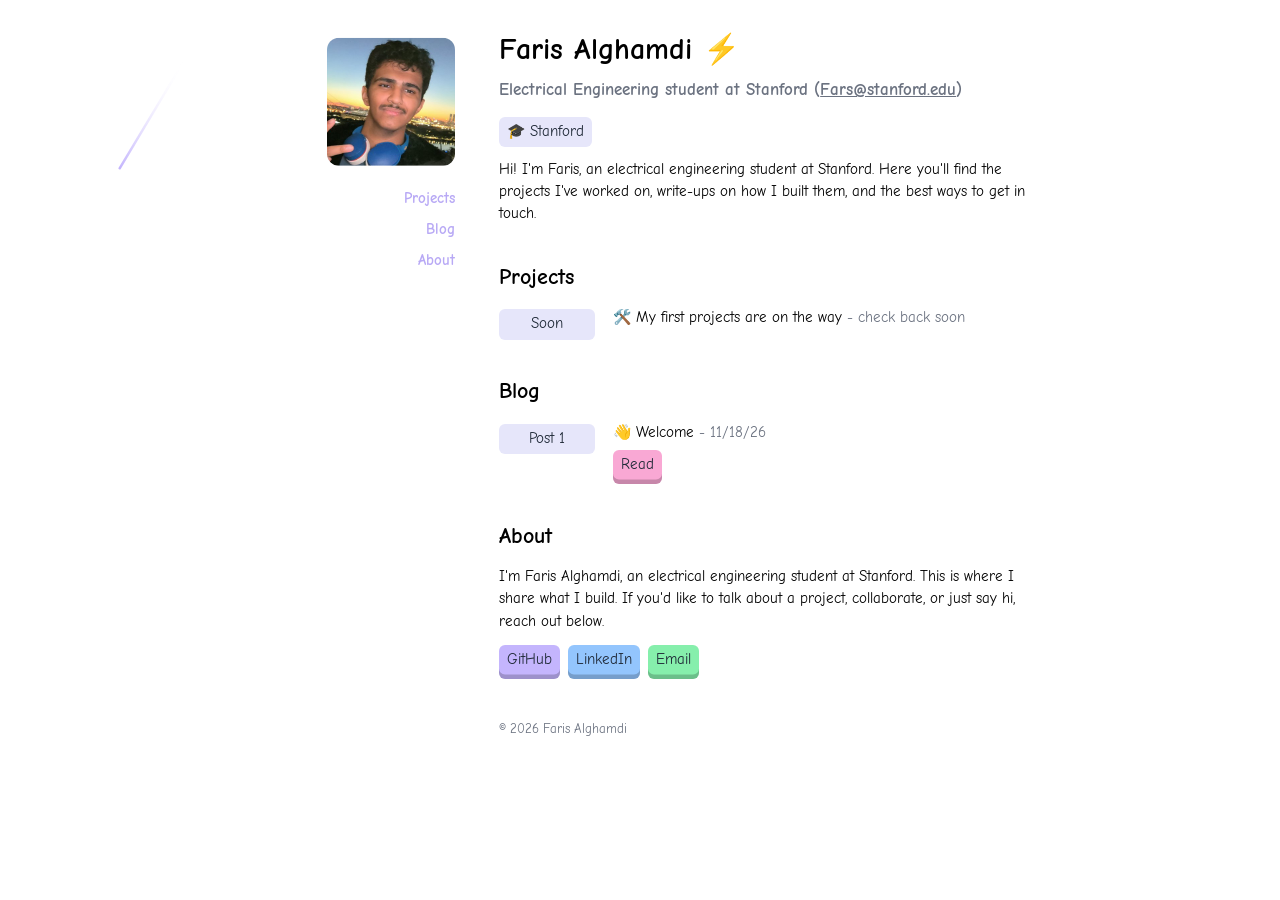
<file: index.html>
<!doctype html>
<html lang="en">
<head>
  <meta charset="utf-8">
  <meta name="viewport" content="width=device-width, initial-scale=1">
  <title>Faris Alghamdi</title>
  <meta name="description" content="Faris Alghamdi, an electrical engineering student at Stanford: projects, write-ups and contact info.">
  <link rel="preconnect" href="https://fonts.googleapis.com">
  <link rel="preconnect" href="https://fonts.gstatic.com" crossorigin>
  <link href="https://fonts.googleapis.com/css2?family=Comic+Neue:wght@400;700&display=swap" rel="stylesheet">
  <link rel="stylesheet" href="style.css">
  <script src="site.js"></script>
</head>
<body>
<div id="page">

  <aside>
    <div class="avatar"><img src="me.jpg" alt="Faris Alghamdi" width="128" height="128"></div>
    <nav aria-label="Main">
      <ul>
        <li><a class="rainbow" href="#projects">Projects</a></li>
        <li><a class="rainbow" href="#blog">Blog</a></li>
        <li><a class="rainbow" href="#about">About</a></li>
      </ul>
    </nav>
  </aside>

  <main id="main">
    <h1>Faris Alghamdi ⚡</h1>
    <h3 class="subtitle">Electrical Engineering student at Stanford (<a href="mailto:Fars@stanford.edu" style="color:inherit">Fars@stanford.edu</a>)</h3>

    <div class="chips">
      <span class="portal">🎓 Stanford</span>
    </div>

    <p>Hi! I'm Faris, an electrical engineering student at Stanford. Here you'll find the projects I've worked on, write-ups on how I built them, and the best ways to get in touch.</p>

    <!-- ============ PROJECTS ============ -->
    <h2 id="projects">Projects</h2>
    <!-- To add a project: copy a label + row-body pair. Button colors: code, demo, writeup, misc, read -->
    <div class="rows">
      <div class="portal">Soon</div>
      <div class="row-body">
        <div class="title">🛠️ My first projects are on the way <span class="date">- check back soon</span></div>
      </div>
    </div>

    <!-- ============ BLOG ============ -->
    <h2 id="blog">Blog</h2>
    <!-- Newest first. To add a post: copy posts/welcome.html and add a pair here. -->
    <div class="rows">
      <div class="portal">Post 1</div>
      <div class="row-body">
        <div class="title">👋 Welcome <span class="date">- 11/18/26</span></div>
        <div class="chips">
          <a class="portal clicky read" href="posts/welcome.html">Read</a>
        </div>
      </div>
    </div>

    <!-- ============ ABOUT ============ -->
    <h2 id="about">About</h2>
    <p>I'm Faris Alghamdi, an electrical engineering student at Stanford. This is where I share what I build. If you'd like to talk about a project, collaborate, or just say hi, reach out below.</p>
    <div class="chips">
      <a class="portal clicky code" href="https://github.com/Fariscript">GitHub</a>
      <a class="portal clicky demo" href="https://www.linkedin.com/in/Fariscript">LinkedIn</a>
      <a class="portal clicky writeup" href="mailto:Fars@stanford.edu">Email</a>
    </div>

    <footer class="foot">© <span data-year></span> Faris Alghamdi</footer>
  </main>

</div>
</body>
</html>
</file>
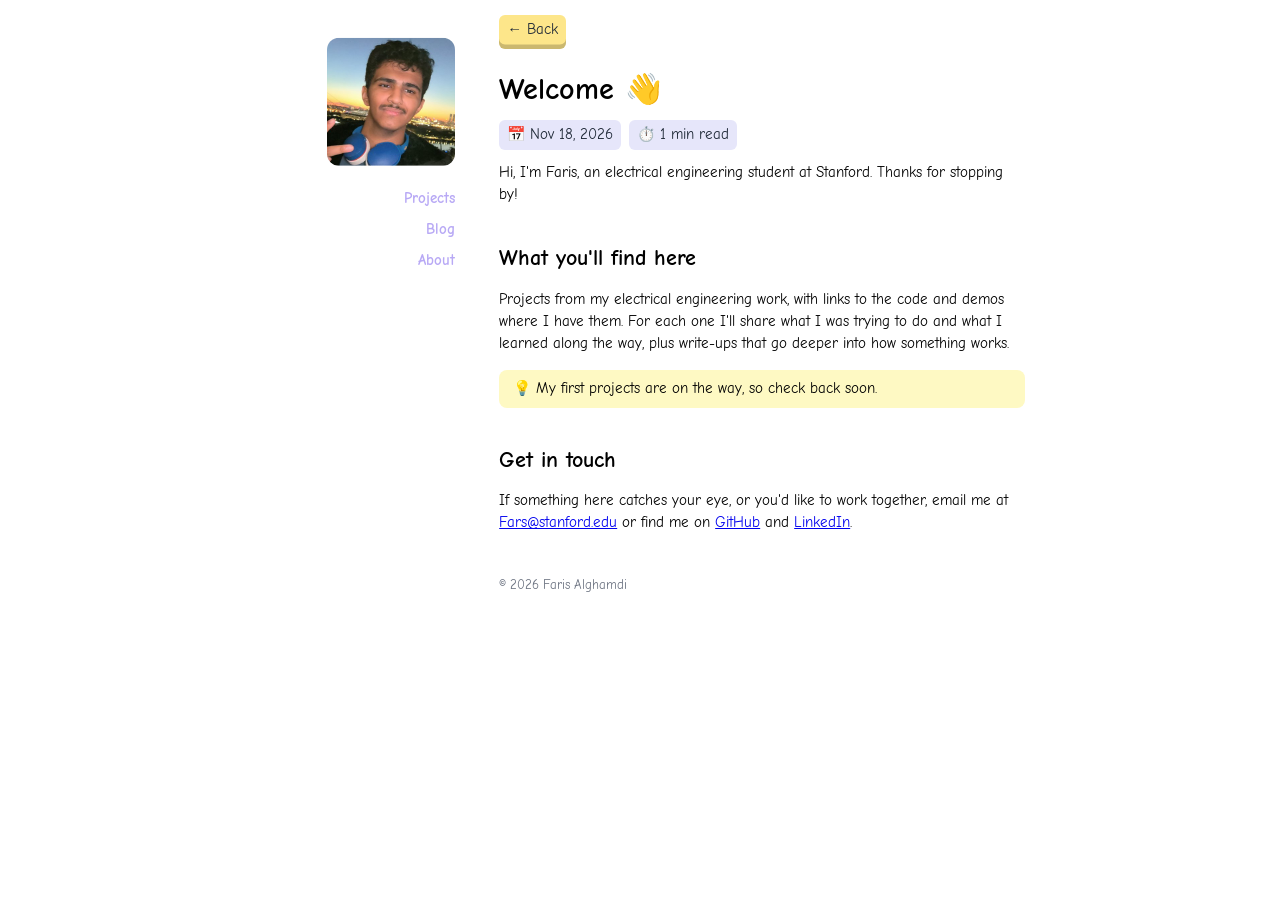
<file: posts/welcome.html>
<!doctype html>
<html lang="en">
<head>
  <meta charset="utf-8">
  <meta name="viewport" content="width=device-width, initial-scale=1">
  <title>Welcome | Faris Alghamdi</title>
  <meta name="description" content="Who I am and what you'll find here.">
  <link rel="preconnect" href="https://fonts.googleapis.com">
  <link rel="preconnect" href="https://fonts.gstatic.com" crossorigin>
  <link href="https://fonts.googleapis.com/css2?family=Comic+Neue:wght@400;700&display=swap" rel="stylesheet">
  <!-- Posts live one folder down, so paths start with ../ -->
  <link rel="stylesheet" href="../style.css">
  <script src="../site.js"></script>
</head>
<body>
<div id="page">

  <aside>
    <div class="avatar"><img src="../me.jpg" alt="Faris Alghamdi" width="128" height="128"></div>
    <nav aria-label="Main">
      <ul>
        <li><a class="rainbow" href="../index.html#projects">Projects</a></li>
        <li><a class="rainbow" href="../index.html#blog">Blog</a></li>
        <li><a class="rainbow" href="../index.html#about">About</a></li>
      </ul>
    </nav>
  </aside>

  <main id="main" class="article">
    <a class="portal clicky misc" href="../index.html#blog">← Back</a>
    <h1>Welcome 👋</h1>
    <div class="chips">
      <span class="portal">📅 Nov 18, 2026</span>
      <span class="portal">⏱️ 1 min read</span>
    </div>

    <p>Hi, I'm Faris, an electrical engineering student at Stanford. Thanks for stopping by!</p>

    <h2>What you'll find here</h2>
    <p>Projects from my electrical engineering work, with links to the code and demos where I have them. For each one I'll share what I was trying to do and what I learned along the way, plus write-ups that go deeper into how something works.</p>

    <blockquote>💡 My first projects are on the way, so check back soon.</blockquote>

    <h2>Get in touch</h2>
    <p>If something here catches your eye, or you'd like to work together, email me at <a href="mailto:Fars@stanford.edu">Fars@stanford.edu</a> or find me on <a href="https://github.com/Fariscript">GitHub</a> and <a href="https://www.linkedin.com/in/Fariscript">LinkedIn</a>.</p>

    <footer class="foot">© <span data-year></span> Faris Alghamdi</footer>
  </main>

</div>
</body>
</html>
</file>
<file: style.css>
/* ==========================================================
   Playful homepage theme: Comic Neue, pastel "clicky" buttons,
   sticky sidebar, meteor shower in the background.
   Change the colors in :root to re-skin everything.
   ========================================================== */

:root {
  --text: #1f2937;
  --muted: #6b7280;
  --chip: #e6e6fa;        /* lavender label pills */
  --purple: #c4b5fd;
  --blue: #93c5fd;
  --green: #86efac;
  --yellow: #fde68a;
  --pink: #f9a8d4;
  --nav: #b8a9f5;
}

html { font-size: 0.925em; box-sizing: border-box; scroll-behavior: smooth; }
*, *::before, *::after { box-sizing: inherit; }

body {
  margin: 0;
  background: #fff;
  color: #000;
  font-family: "Comic Neue", "Comic Sans MS", "Comic Sans", cursive;
  font-size: 1rem;
  line-height: 1.5;
  overflow-x: hidden;
}

#meteor-shower { position: fixed; inset: 0; pointer-events: none; z-index: 0; }

/* ---------- layout ---------- */
#page {
  position: relative; z-index: 1;
  display: grid;
  grid-template-columns: 200px 1fr;
  gap: 3em;
  max-width: 800px;
  margin: 0 auto;
  padding: 1rem;
}
aside { position: sticky; top: 2em; align-self: start; text-align: right; }
#main { min-width: 0; max-width: 36rem; padding-bottom: 4rem; }

.avatar {
  width: 128px; height: 128px; margin: 8px 0 0 auto;
  border-radius: 12px; background: var(--chip);
  display: grid; place-items: center; font-size: 4rem;
  overflow: hidden;
}
.avatar img { width: 100%; height: 100%; object-fit: cover; }

aside nav ul { list-style: none; padding: 0; margin: 1.5em 0 0; }
aside nav li { margin: .6em 0; }
aside nav a { color: var(--nav); font-weight: 700; text-decoration: none; }

/* rainbow text on hover */
.rainbow:hover {
  background: linear-gradient(to right, #66f, #09f, #0f0, #f39, #66f) 0 0 / 500% 100%;
  -webkit-background-clip: text; background-clip: text;
  color: transparent;
  animation: rainbow 4s ease-in-out infinite;
}
@keyframes rainbow { 0%, 100% { background-position: 0 50%; } 50% { background-position: 100% 50%; } }

/* ---------- type ---------- */
h1 { font-size: 2em; margin: .4em 0 .2em; }
h2 { font-size: 1.5em; margin: 1.6em 0 .6em; scroll-margin-top: 1em; }
h3 { font-size: 1.17em; margin: .3em 0; }
.subtitle { color: var(--muted); font-weight: 700; margin: 0 0 .8em; }
a { color: #00e; }
p { margin: .8em 0; }

/* ---------- pills & buttons ---------- */
.portal {
  display: inline-block;
  background: var(--chip);
  color: var(--text);
  border-radius: 6px;
  padding: 4px 8px;
  text-decoration: none;
  white-space: nowrap;
}
.chips { display: flex; flex-wrap: wrap; gap: 8px; margin: .6em 0; }

.clicky {
  padding: 4px 8px 8px;
  box-shadow: inset 0 -0.3em 0 rgba(0,0,0,.2);
  transition: transform .08s, box-shadow .08s, filter .15s;
  cursor: pointer;
}
.clicky:hover { filter: brightness(1.05); transform: translateY(-1px); }
.clicky:active { transform: translateY(2px); box-shadow: inset 0 -0.1em 0 rgba(0,0,0,.2); padding: 6px 8px 6px; }

.code    { background: var(--purple); }
.demo    { background: var(--blue); }
.writeup { background: var(--green); }
.misc    { background: var(--yellow); }
.read    { background: var(--pink); }

/* ---------- schedule-style rows ---------- */
.rows { display: grid; grid-template-columns: auto 1fr; gap: 14px 18px; align-items: start; }
.rows > .portal { justify-self: start; margin-top: 2px; text-align: center; min-width: 6.5em; }
.row-body .title { margin: 0 0 6px; }
.date { color: var(--muted); }
.row-body .chips { margin: 0; }

/* ---------- article (blog post pages) ---------- */
.article h1 { margin-top: .6em; }
.article pre {
  background: #f5f3ff; border-radius: 8px; padding: 12px 14px;
  overflow-x: auto; font-size: .9em;
  box-shadow: inset 0 -0.3em 0 rgba(0,0,0,.06);
}
.article code { font-family: ui-monospace, Consolas, monospace; }
.article :not(pre) > code { background: var(--chip); padding: 1px 5px; border-radius: 4px; }
.article blockquote { margin: 1em 0; padding: 8px 14px; background: #fef9c3; border-radius: 8px; }
.article img { max-width: 100%; border-radius: 8px; }

footer.foot { margin-top: 3em; color: var(--muted); font-size: .9em; }

/* ---------- mobile ---------- */
@media (max-width: 768px) {
  #page { grid-template-columns: 1fr; gap: 0; }
  aside { position: static; text-align: left; display: flex; align-items: center; gap: 16px; }
  .avatar { width: 56px; height: 56px; font-size: 2rem; margin: 8px 0 0; }
  aside nav ul { display: flex; gap: 16px; margin: 8px 0 0; }
  aside nav li { margin: 0; }
  .rows { grid-template-columns: 1fr; gap: 6px; }
  .rows > .portal { margin-top: 12px; }
}

@media (prefers-reduced-motion: reduce) {
  #meteor-shower { display: none; }
  .rainbow:hover { animation: none; }
}
</file>
